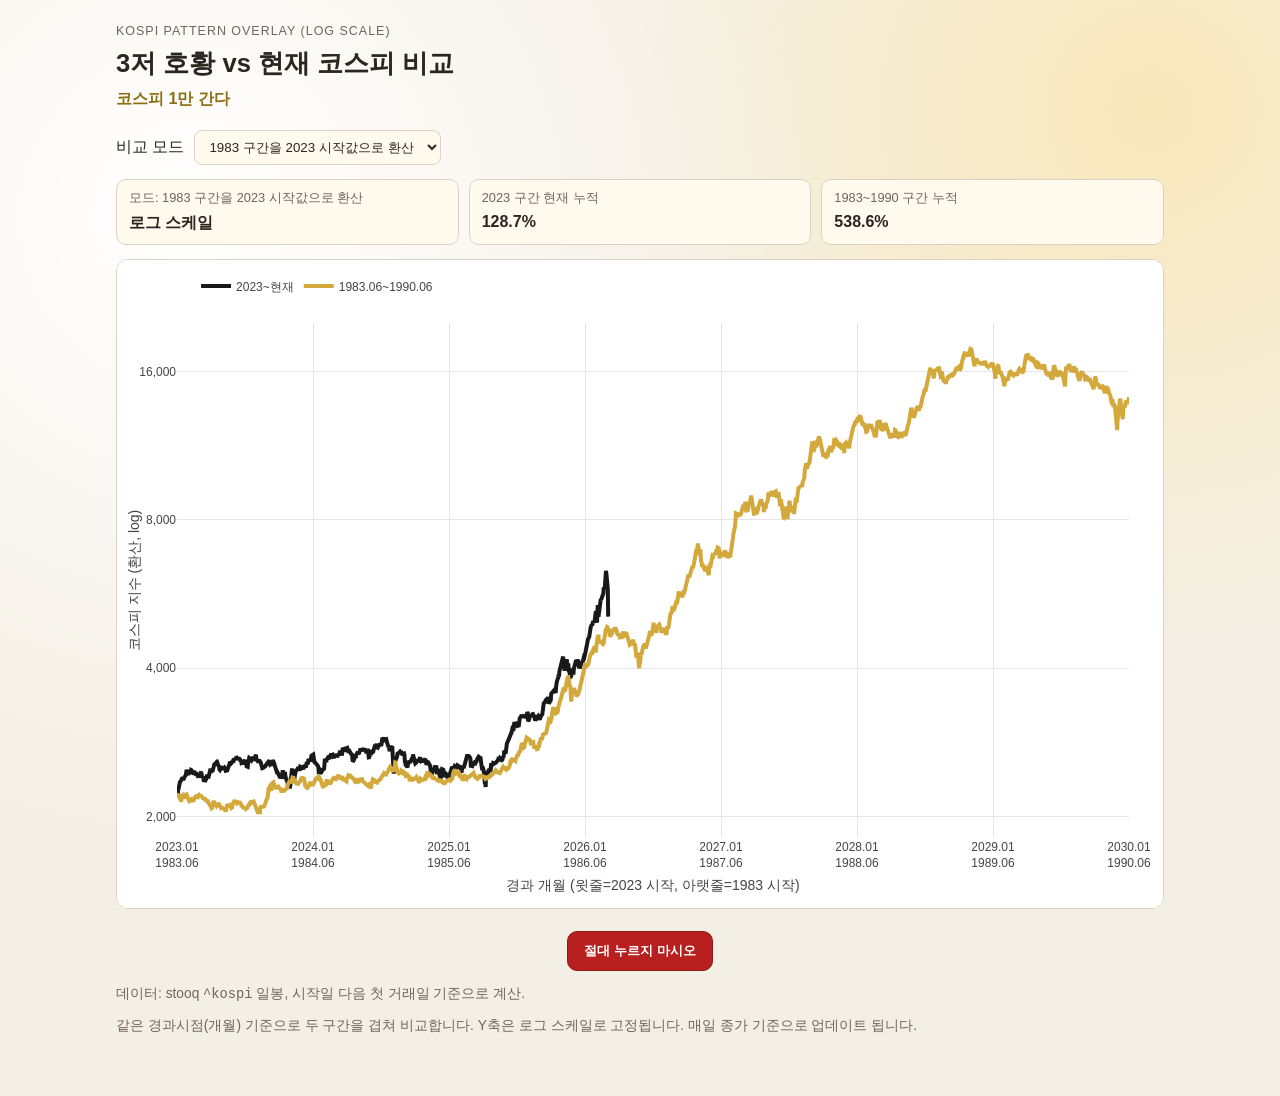
<file: docs/index.html>
<!doctype html>
<html lang="ko">
  <head>
    <meta charset="UTF-8" />
    <meta name="viewport" content="width=device-width, initial-scale=1.0" />
    <title>코스피 3저호황 비교</title>
    <link rel="stylesheet" href="./styles.css" />
    <script src="https://cdn.plot.ly/plotly-2.35.2.min.js" defer></script>
    <script src="./app.js" defer></script>
  </head>
  <body>
    <main class="page">
      <header class="hero">
        <p class="kicker">KOSPI Pattern Overlay (Log Scale)</p>
        <h1>3저 호황 vs 현재 코스피 비교</h1>
        <p class="subtitle">코스피 1만 간다</p>
      </header>

      <section class="controls">
        <label for="mode">비교 모드</label>
        <select id="mode">
          <option value="rebased" selected>1983 구간을 2023 시작값으로 환산</option>
          <option value="normalized">상승률 (시작점=100)</option>
        </select>
      </section>

      <section class="stats" id="stats"></section>

      <section class="chart-wrap">
        <div id="chart"></div>
      </section>

      <section class="danger-zone">
        <button id="forbidden-btn" class="forbidden-btn" type="button">절대 누르지 마시오</button>
        <div id="sugar-result" class="sugar-result" hidden>
          <img id="sugar-image" class="sugar-image" alt="랜덤 이미지" loading="lazy" />
        </div>
      </section>

      <footer class="source">
        <p>
          데이터: stooq <code>^kospi</code> 일봉, 시작일 다음 첫 거래일 기준으로 계산.
        </p>
        <p>
          같은 경과시점(개월) 기준으로 두 구간을 겹쳐 비교합니다. Y축은 로그 스케일로
          고정됩니다. 매일 종가 기준으로 업데이트 됩니다.
        </p>
      </footer>
    </main>
  </body>
</html>
</file>
<file: docs/styles.css>
:root {
  --bg: #f4efe4;
  --panel: #fff9ee;
  --text: #2b2620;
  --muted: #6f665d;
  --line-current: #191919;
  --line-past: #d4a93b;
  --border: #ddd2c2;
}

* {
  box-sizing: border-box;
}

body {
  margin: 0;
  font-family: "Pretendard", "Apple SD Gothic Neo", "Noto Sans KR", sans-serif;
  color: var(--text);
  background:
    radial-gradient(circle at 15% 20%, #ffffff 0%, transparent 45%),
    radial-gradient(circle at 90% 10%, #f8e8bb 0%, transparent 35%),
    var(--bg);
}

.page {
  max-width: 1080px;
  margin: 0 auto;
  padding: 24px 16px 48px;
}

.hero h1 {
  margin: 8px 0;
  font-size: clamp(1.35rem, 2vw, 2.1rem);
}

.subtitle {
  margin: 4px 0 10px;
  font-weight: 700;
  color: #8c6d12;
}

.kicker {
  margin: 0;
  color: var(--muted);
  letter-spacing: 0.08em;
  text-transform: uppercase;
  font-size: 0.78rem;
}

.controls {
  margin-top: 20px;
  display: flex;
  align-items: center;
  gap: 10px;
}

.controls select {
  padding: 8px 10px;
  border: 1px solid var(--border);
  border-radius: 8px;
  background: var(--panel);
  color: var(--text);
}

.stats {
  display: grid;
  grid-template-columns: repeat(3, minmax(0, 1fr));
  gap: 10px;
  margin-top: 14px;
}

.stat {
  background: var(--panel);
  border: 1px solid var(--border);
  border-radius: 10px;
  padding: 10px 12px;
}

.stat .label {
  display: block;
  font-size: 0.8rem;
  color: var(--muted);
}

.stat .value {
  display: block;
  margin-top: 6px;
  font-size: 1rem;
  font-weight: 700;
}

.chart-wrap {
  margin-top: 14px;
  border-radius: 12px;
  overflow: hidden;
  border: 1px solid var(--border);
  background: #fff;
}

#chart {
  position: relative;
  width: 100%;
  height: min(72vh, 680px);
  touch-action: none;
}

.mobile-touch-line {
  position: absolute;
  width: 1px;
  background: #888;
  z-index: 20;
  pointer-events: none;
}

.mobile-touch-card {
  position: absolute;
  top: 8px;
  left: 8px;
  z-index: 21;
  pointer-events: none;
  background: rgba(28, 28, 28, 0.86);
  color: #fff;
  border-radius: 8px;
  padding: 6px 8px;
  font-size: 0.74rem;
  line-height: 1.35;
  max-width: 88%;
}

.mobile-touch-date {
  font-weight: 700;
  margin-bottom: 2px;
}

.source {
  margin-top: 10px;
  color: var(--muted);
  font-size: 0.86rem;
}

.danger-zone {
  margin-top: 22px;
  text-align: center;
}

.forbidden-btn {
  border: 1px solid #8e1a1a;
  background: #b81f1f;
  color: #fff;
  font-weight: 700;
  border-radius: 10px;
  padding: 10px 16px;
  cursor: pointer;
}

.forbidden-btn:hover {
  background: #a21b1b;
}

.sugar-result {
  margin-top: 12px;
}

.sugar-image {
  width: min(100%, 460px);
  border-radius: 12px;
  border: 1px solid var(--border);
}

@media (max-width: 760px) {
  .stats {
    grid-template-columns: 1fr;
  }

  #chart {
    height: 50vh;
    min-height: 320px;
    max-height: 460px;
  }
}
</file>
